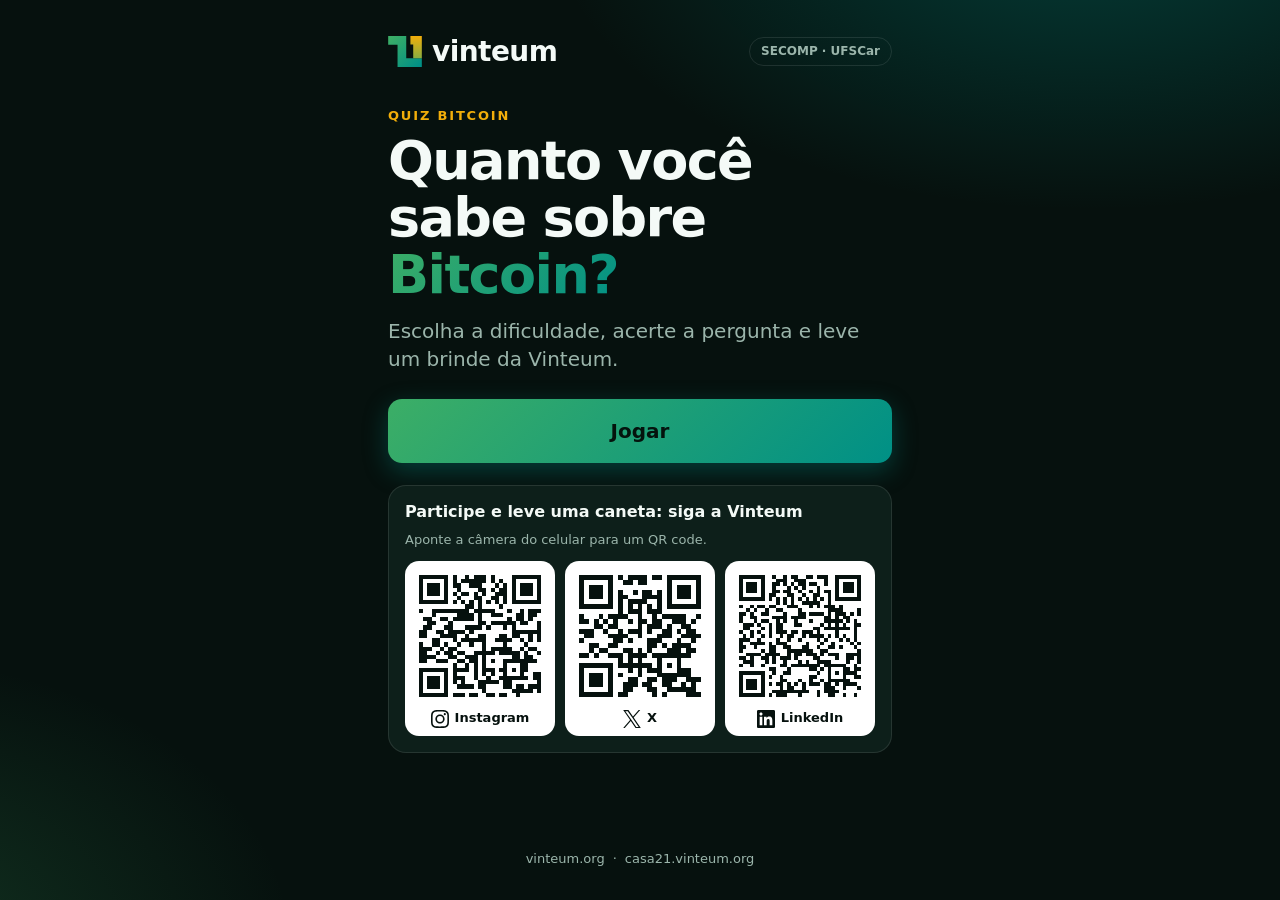
<file: index.html>
<!doctype html>
<html lang="pt-BR">
<head>
  <meta charset="utf-8">
  <meta name="viewport" content="width=device-width, initial-scale=1, viewport-fit=cover">
  <meta name="theme-color" content="#06110e">
  <title>Quiz Bitcoin · Vinteum</title>
  <meta name="description" content="Quiz sobre Bitcoin da Vinteum. Acerte e ganhe um brinde!">
  <link rel="icon" href="assets/icon.svg" type="image/svg+xml">
  <link rel="apple-touch-icon" href="assets/apple-touch-icon.png">
  <link rel="manifest" href="manifest.webmanifest">
  <link rel="stylesheet" href="style.css">
</head>
<body>
  <canvas id="confetti" aria-hidden="true"></canvas>

  <div class="app">
    <header class="top">
      <a class="brand" href="https://vinteum.org" target="_blank" rel="noopener" aria-label="Vinteum">
        <img src="assets/icon.svg" alt="" width="34" height="31">
        <span class="wordmark">vinteum</span>
      </a>
      <span class="chip" id="event-name"></span>
    </header>

    <main>
      <!-- INÍCIO -->
      <section id="screen-start" class="screen">
        <p class="eyebrow">Quiz Bitcoin</p>
        <h1>Quanto você sabe sobre <span class="grad">Bitcoin?</span></h1>
        <p class="lead">Escolha a dificuldade, acerte a pergunta e leve um brinde da Vinteum.</p>
        <button class="btn primary big" id="btn-play">Jogar</button>
        <div class="follow-card"><div id="follow-start"></div></div>
      </section>

      <!-- DIFICULDADE -->
      <section id="screen-level" class="screen" hidden>
        <button class="back" id="btn-back-start" aria-label="Voltar">← Voltar</button>
        <h2>Escolha a dificuldade</h2>
        <div class="levels" id="levels"></div>
      </section>

      <!-- PERGUNTAS -->
      <section id="screen-quiz" class="screen" hidden>
        <div class="quiz-head">
          <span class="level-pill" id="q-level"></span>
          <span class="count" id="q-count"></span>
        </div>
        <div class="progress" id="q-progress" aria-hidden="true"></div>
        <h2 class="question" id="q-text" tabindex="-1"></h2>
        <div class="options" id="q-options"></div>
        <div class="feedback" id="q-feedback" aria-live="polite" hidden>
          <p class="verdict" id="q-verdict"></p>
          <p class="why" id="q-why"></p>
          <button class="btn primary" id="btn-next">Próxima</button>
        </div>
      </section>

      <!-- RESULTADO -->
      <section id="screen-result" class="screen" hidden>
        <div class="ring" id="r-ring"><span id="r-score"></span></div>
        <h2 id="r-title"></h2>
        <p class="lead" id="r-sub"></p>

        <div class="voucher" id="r-voucher" hidden>
          <p class="voucher-label">Seu brinde</p>
          <p class="voucher-prize" id="r-prize"></p>
          <p class="voucher-bonus" id="r-bonus" hidden></p>
          <p class="voucher-time" id="r-time"></p>
          <p class="voucher-note">Mostre esta tela para a equipe da Vinteum no stand.</p>
        </div>

        <div class="follow-card" id="r-follow" hidden><div id="follow-result"></div></div>

        <div class="actions">
          <button class="btn primary" id="btn-retry" hidden>Tentar novamente</button>
          <button class="btn ghost" id="btn-pen" hidden>Ficar com a caneta</button>
          <button class="btn primary" id="btn-home" hidden>Voltar ao início</button>
        </div>
      </section>
    </main>

    <footer class="foot">
      <a href="https://vinteum.org" target="_blank" rel="noopener">vinteum.org</a>
      <span>·</span>
      <a href="https://casa21.vinteum.org" target="_blank" rel="noopener">casa21.vinteum.org</a>
    </footer>
  </div>

  <script src="vendor/qrcode.js"></script>
  <script src="shared.js"></script>
  <script src="config.js"></script>
  <script src="questions.js"></script>
  <script src="app.js"></script>
</body>
</html>
</file>
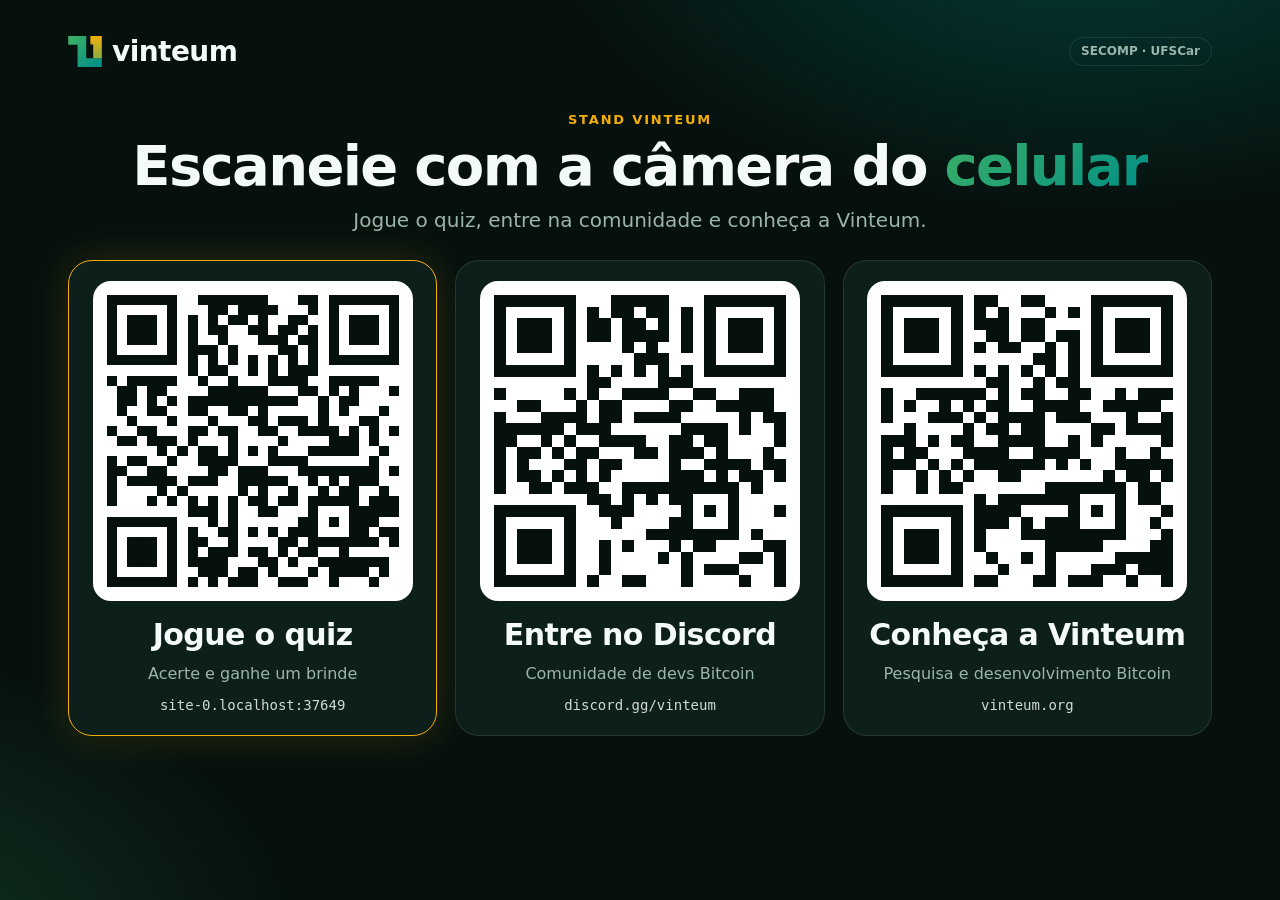
<file: stand.html>
<!doctype html>
<html lang="pt-BR">
<head>
  <meta charset="utf-8">
  <meta name="viewport" content="width=device-width, initial-scale=1, viewport-fit=cover">
  <meta name="theme-color" content="#06110e">
  <title>Stand Vinteum · QR codes</title>
  <link rel="icon" href="assets/icon.svg" type="image/svg+xml">
  <link rel="stylesheet" href="style.css">
</head>
<body>
  <div class="app stand">
    <header class="top">
      <a class="brand" href="https://vinteum.org" target="_blank" rel="noopener" aria-label="Vinteum">
        <img src="assets/icon.svg" alt="" width="34" height="31">
        <span class="wordmark">vinteum</span>
      </a>
      <span class="chip" id="event-name"></span>
    </header>

    <main>
      <section class="stand-hero">
        <p class="eyebrow">Stand Vinteum</p>
        <h1>Escaneie com a câmera do <span class="grad">celular</span></h1>
        <p class="lead">Jogue o quiz, entre na comunidade e conheça a Vinteum.</p>
      </section>

      <section class="stand-grid">
        <article class="stand-card main">
          <div class="qr-box" id="qr-quiz"></div>
          <h2>Jogue o quiz</h2>
          <p class="sub">Acerte e ganhe um brinde</p>
          <p class="url" id="url-quiz"></p>
        </article>
        <article class="stand-card">
          <div class="qr-box" id="qr-discord"></div>
          <h2>Entre no Discord</h2>
          <p class="sub">Comunidade de devs Bitcoin</p>
          <p class="url" id="url-discord"></p>
        </article>
        <article class="stand-card">
          <div class="qr-box" id="qr-site"></div>
          <h2>Conheça a Vinteum</h2>
          <p class="sub">Pesquisa e desenvolvimento Bitcoin</p>
          <p class="url" id="url-site"></p>
        </article>
      </section>
    </main>
  </div>

  <script src="vendor/qrcode.js"></script>
  <script src="shared.js"></script>
  <script src="config.js"></script>
  <script src="stand.js"></script>
</body>
</html>
</file>
<file: style.css>
:root {
  --bg: #06110e;
  --surface: #0d1f1a;
  --surface-2: #123027;
  --line: rgba(255, 255, 255, 0.10);
  --text: #f4faf7;
  --muted: #9bb5ab;

  --green: #3cae66;
  --teal: #009086;
  --gold: #f2ae0a;
  --olive: #8aae40;
  --bad: #ef6a5b;

  --grad: linear-gradient(135deg, var(--green), var(--teal));
  --radius: 18px;
  --font: system-ui, -apple-system, "Segoe UI", Roboto, "Helvetica Neue", Arial, sans-serif;
}

* { box-sizing: border-box; -webkit-tap-highlight-color: transparent; }
[hidden] { display: none !important; }

html, body { margin: 0; min-height: 100%; }
body {
  font-family: var(--font);
  color: var(--text);
  background:
    radial-gradient(900px 500px at 85% -10%, rgba(0, 144, 134, 0.35), transparent 60%),
    radial-gradient(700px 480px at -10% 105%, rgba(60, 174, 102, 0.22), transparent 60%),
    var(--bg);
  background-attachment: fixed;
  line-height: 1.4;
  -webkit-font-smoothing: antialiased;
  overscroll-behavior-y: none;
}

#confetti { position: fixed; inset: 0; width: 100%; height: 100%; pointer-events: none; z-index: 50; }

.app {
  width: 100%;
  max-width: 540px;
  min-height: 100vh;
  min-height: 100dvh;
  margin: 0 auto;
  padding: max(16px, env(safe-area-inset-top)) 18px max(16px, env(safe-area-inset-bottom));
  display: flex;
  flex-direction: column;
}

/* ---------- topo ---------- */
.top { display: flex; align-items: center; justify-content: space-between; gap: 12px; padding-bottom: 14px; }
.brand { display: inline-flex; align-items: center; gap: 10px; color: var(--text); text-decoration: none; }
.wordmark { font-size: 24px; font-weight: 800; letter-spacing: -0.02em; }
.chip {
  font-size: 12px; font-weight: 600; color: var(--muted);
  border: 1px solid var(--line); border-radius: 999px; padding: 5px 11px; white-space: nowrap;
}

main { flex: 1; display: flex; flex-direction: column; }
.screen { flex: 1; display: flex; flex-direction: column; animation: rise .35s ease both; }
@keyframes rise { from { opacity: 0; transform: translateY(10px); } to { opacity: 1; transform: none; } }

/* ---------- tipografia ---------- */
.eyebrow { margin: 22px 0 8px; font-size: 13px; font-weight: 700; letter-spacing: .14em; text-transform: uppercase; color: var(--gold); }
h1 { margin: 0 0 14px; font-size: clamp(34px, 10vw, 48px); line-height: 1.05; letter-spacing: -0.03em; }
h2 { margin: 0 0 16px; font-size: 24px; line-height: 1.2; letter-spacing: -0.02em; }
.grad { background: var(--grad); -webkit-background-clip: text; background-clip: text; color: transparent; }
.lead { margin: 0 0 26px; font-size: 18px; color: var(--muted); }

/* ---------- botões ---------- */
.btn {
  appearance: none; border: 0; cursor: pointer; font: inherit; font-weight: 700; font-size: 17px;
  min-height: 54px; padding: 0 26px; border-radius: 14px; color: var(--text);
  transition: transform .12s ease, filter .12s ease;
}
.btn:active { transform: scale(0.98); }
.btn.primary { background: var(--grad); color: #04130d; box-shadow: 0 8px 24px rgba(0, 144, 134, .35); }
.btn.ghost { background: transparent; border: 1px solid var(--line); }
.btn.big { min-height: 64px; font-size: 20px; width: 100%; }
.back { align-self: flex-start; appearance: none; background: none; border: 0; color: var(--muted); font: inherit; font-size: 16px; padding: 10px 0; margin-bottom: 6px; cursor: pointer; }

.gifts { list-style: none; display: flex; flex-wrap: wrap; gap: 8px; padding: 0; margin: 22px 0 0; }
.gifts li { font-size: 13px; font-weight: 600; color: var(--muted); border: 1px dashed var(--line); border-radius: 999px; padding: 6px 12px; }

/* ---------- dificuldade ---------- */
.levels { display: grid; gap: 12px; }
.level {
  --c: var(--green);
  appearance: none; text-align: left; cursor: pointer; font: inherit; color: var(--text);
  background: var(--surface); border: 1px solid var(--line); border-left: 6px solid var(--c);
  border-radius: var(--radius); padding: 18px 18px 16px; transition: transform .12s ease, background .12s ease;
}
.level:active { transform: scale(0.985); background: var(--surface-2); }
.level-row { display: flex; align-items: center; justify-content: space-between; margin-bottom: 4px; }
.level-name { font-size: 22px; font-weight: 800; }
.dots { display: inline-flex; gap: 5px; }
.dots i { width: 10px; height: 10px; border-radius: 50%; background: rgba(255,255,255,.14); }
.dots i.on { background: var(--c); }
.level-tag { margin: 0 0 12px; color: var(--muted); font-size: 15px; }
.level-rule { margin: 0; font-size: 14px; font-weight: 600; }
.level-rule b { color: var(--c); }

/* ---------- perguntas ---------- */
.quiz-head { display: flex; align-items: center; justify-content: space-between; margin: 4px 0 12px; }
.level-pill { --c: var(--green); font-size: 13px; font-weight: 800; color: #04130d; background: var(--c); border-radius: 999px; padding: 4px 12px; }
.count { color: var(--muted); font-weight: 600; font-size: 14px; }
.progress { display: flex; gap: 6px; margin-bottom: 22px; }
.progress span { flex: 1; height: 6px; border-radius: 6px; background: rgba(255,255,255,.12); transition: background .25s; }
.progress span.done-ok { background: var(--green); }
.progress span.done-bad { background: var(--bad); }
.progress span.now { background: var(--gold); }

.question { font-size: clamp(21px, 5.6vw, 26px); outline: none; margin-bottom: 20px; }
.options { display: grid; gap: 10px; }
.option {
  appearance: none; width: 100%; text-align: left; cursor: pointer; font: inherit; font-size: 17px; font-weight: 600; color: var(--text);
  display: flex; align-items: center; gap: 14px; min-height: 60px; padding: 12px 14px;
  background: var(--surface); border: 1.5px solid var(--line); border-radius: 14px; transition: transform .1s ease, background .15s, border-color .15s;
}
.option:active:not(:disabled) { transform: scale(0.985); background: var(--surface-2); }
.option .letter {
  flex: none; width: 32px; height: 32px; border-radius: 50%; display: grid; place-items: center;
  font-size: 14px; font-weight: 800; background: rgba(255,255,255,.08); color: var(--muted);
}
.option:disabled { cursor: default; }
.option.correct { background: rgba(60,174,102,.18); border-color: var(--green); }
.option.correct .letter { background: var(--green); color: #04130d; }
.option.wrong { background: rgba(239,106,91,.14); border-color: var(--bad); }
.option.wrong .letter { background: var(--bad); color: #1a0804; }
.option.dim { opacity: .45; }

.feedback { margin-top: 18px; padding: 16px; border-radius: var(--radius); background: var(--surface); border: 1px solid var(--line); animation: rise .25s ease both; }
.verdict { margin: 0 0 6px; font-size: 18px; font-weight: 800; }
.verdict.ok { color: var(--green); }
.verdict.no { color: var(--bad); }
.why { margin: 0 0 14px; color: var(--muted); font-size: 15px; }
.feedback .btn { width: 100%; }

/* ---------- resultado ---------- */
.ring {
  --c: var(--green);
  align-self: center; margin: 14px 0 18px; width: 132px; height: 132px; border-radius: 50%;
  display: grid; place-items: center; font-size: 38px; font-weight: 800;
  background: radial-gradient(closest-side, var(--bg) 78%, transparent 80%), conic-gradient(var(--c), var(--teal), var(--c));
  box-shadow: 0 0 40px color-mix(in srgb, var(--c) 35%, transparent);
}
.ring.lose { --c: var(--gold); }
#screen-result h2, #screen-result .lead { text-align: center; }
#screen-result .lead { margin-bottom: 20px; }

.voucher {
  position: relative; overflow: hidden; text-align: center; margin-bottom: 20px; padding: 20px 16px;
  border-radius: 20px; border: 1px solid rgba(255,255,255,.18); background: linear-gradient(160deg, rgba(60,174,102,.28), rgba(0,144,134,.22));
}
.voucher::after {
  content: ""; position: absolute; inset: 0; pointer-events: none;
  background: linear-gradient(110deg, transparent 35%, rgba(255,255,255,.14) 50%, transparent 65%);
  transform: translateX(-100%); animation: sheen 3.2s ease-in-out infinite;
}
@keyframes sheen { to { transform: translateX(100%); } }
.voucher p { margin: 0; }
.voucher-label { font-size: 12px; letter-spacing: .14em; text-transform: uppercase; color: var(--gold); font-weight: 800; }
.voucher-prize { font-size: 28px; font-weight: 800; margin: 6px 0 10px !important; letter-spacing: -0.02em; }
.voucher-code { font-family: ui-monospace, SFMono-Regular, Menlo, Consolas, monospace; font-size: 30px; font-weight: 800; letter-spacing: .12em; }
.voucher-time { font-family: ui-monospace, SFMono-Regular, Menlo, Consolas, monospace; font-size: 15px; color: var(--muted); margin: 6px 0 12px !important; }
.voucher-note { font-size: 14px; font-weight: 600; }

.actions { display: grid; gap: 10px; margin-top: auto; padding-top: 8px; }

/* ---------- rodapé ---------- */
.foot { display: flex; justify-content: center; gap: 8px; padding-top: 22px; font-size: 13px; color: var(--muted); }
.foot a { color: var(--muted); text-decoration: none; }
.foot a:hover { color: var(--text); }

/* ---------- telas maiores ---------- */
@media (min-width: 700px) {
  .app { padding-top: 32px; padding-bottom: 32px; }
  .wordmark { font-size: 28px; }
  h1 { font-size: 54px; }
  .lead { font-size: 20px; }
  .option { font-size: 18px; }
}

@media (prefers-reduced-motion: reduce) {
  *, *::before, *::after { animation: none !important; transition: none !important; }
}

/* ---------- bloco "Siga a Vinteum" ---------- */
.follow-card { margin-top: 22px; padding: 16px; border-radius: var(--radius); background: var(--surface); border: 1px solid var(--line); }
.follow-card[hidden] { display: none; }
#screen-result .follow-card { margin-top: 0; margin-bottom: 18px; }
.follow-title { margin: 0 0 12px; font-size: 16px; font-weight: 800; line-height: 1.3; }
.follow-hint { margin: -4px 0 12px; font-size: 13px; color: var(--muted); }

.follow-icons { display: flex; gap: 10px; }
.social-btn {
  flex: 1; display: flex; flex-direction: column; align-items: center; gap: 6px; padding: 12px 6px;
  color: var(--text); text-decoration: none; background: var(--surface-2); border: 1px solid var(--line); border-radius: 14px;
  transition: transform .1s ease, background .15s;
}
.social-btn:active { transform: scale(0.96); }
.social-btn .ico { display: grid; place-items: center; width: 44px; height: 44px; border-radius: 50%; background: var(--grad); color: #04130d; }
.social-btn .lbl { font-size: 13px; font-weight: 700; }

.follow-qrs { display: grid; grid-template-columns: repeat(3, 1fr); gap: 10px; }
.qr-card { display: flex; flex-direction: column; align-items: center; gap: 8px; padding: 10px 10px 8px; background: #fff; border-radius: 14px; color: #06110e; text-decoration: none; }
.qr-card .qr { display: block; width: 100%; padding: 4px; }
.qr-card .qr svg { display: block; width: 100%; height: auto; }
.qr-cap { display: inline-flex; align-items: center; gap: 6px; font-size: 13px; font-weight: 800; }

/* ---------- brinde: bônus ---------- */
.voucher-bonus { font-size: 15px; font-weight: 700; color: var(--gold); margin: -4px 0 10px !important; }
.voucher-bonus[hidden] { display: none; }

/* ---------- página do stand ---------- */
.stand { max-width: 1180px; }
.stand .top { padding-bottom: 8px; }
.stand-hero { text-align: center; margin: 10px 0 26px; }
.stand-hero h1 { font-size: clamp(30px, 6vw, 56px); margin-bottom: 10px; }
.stand-hero .lead { margin: 0; }
.stand-grid { display: grid; grid-template-columns: repeat(auto-fit, minmax(250px, 1fr)); gap: 18px; align-items: stretch; }
.stand-card { display: flex; flex-direction: column; align-items: center; text-align: center; gap: 10px; padding: 20px; border-radius: 24px; background: var(--surface); border: 1px solid var(--line); }
.stand-card.main { border-color: var(--gold); box-shadow: 0 0 40px rgba(242, 174, 10, .16); }
.stand-card .qr-box { width: 100%; max-width: 320px; background: #fff; border-radius: 18px; padding: 14px; }
.stand-card .qr-box svg { display: block; width: 100%; height: auto; }
.stand-card h2 { margin: 6px 0 0; font-size: clamp(22px, 3vw, 30px); }
.stand-card .sub { margin: 0; color: var(--muted); font-size: 16px; }
.stand-card .url { margin: 0; font-family: ui-monospace, SFMono-Regular, Menlo, Consolas, monospace; font-size: 14px; color: var(--text); word-break: break-all; opacity: .85; }
</file>
